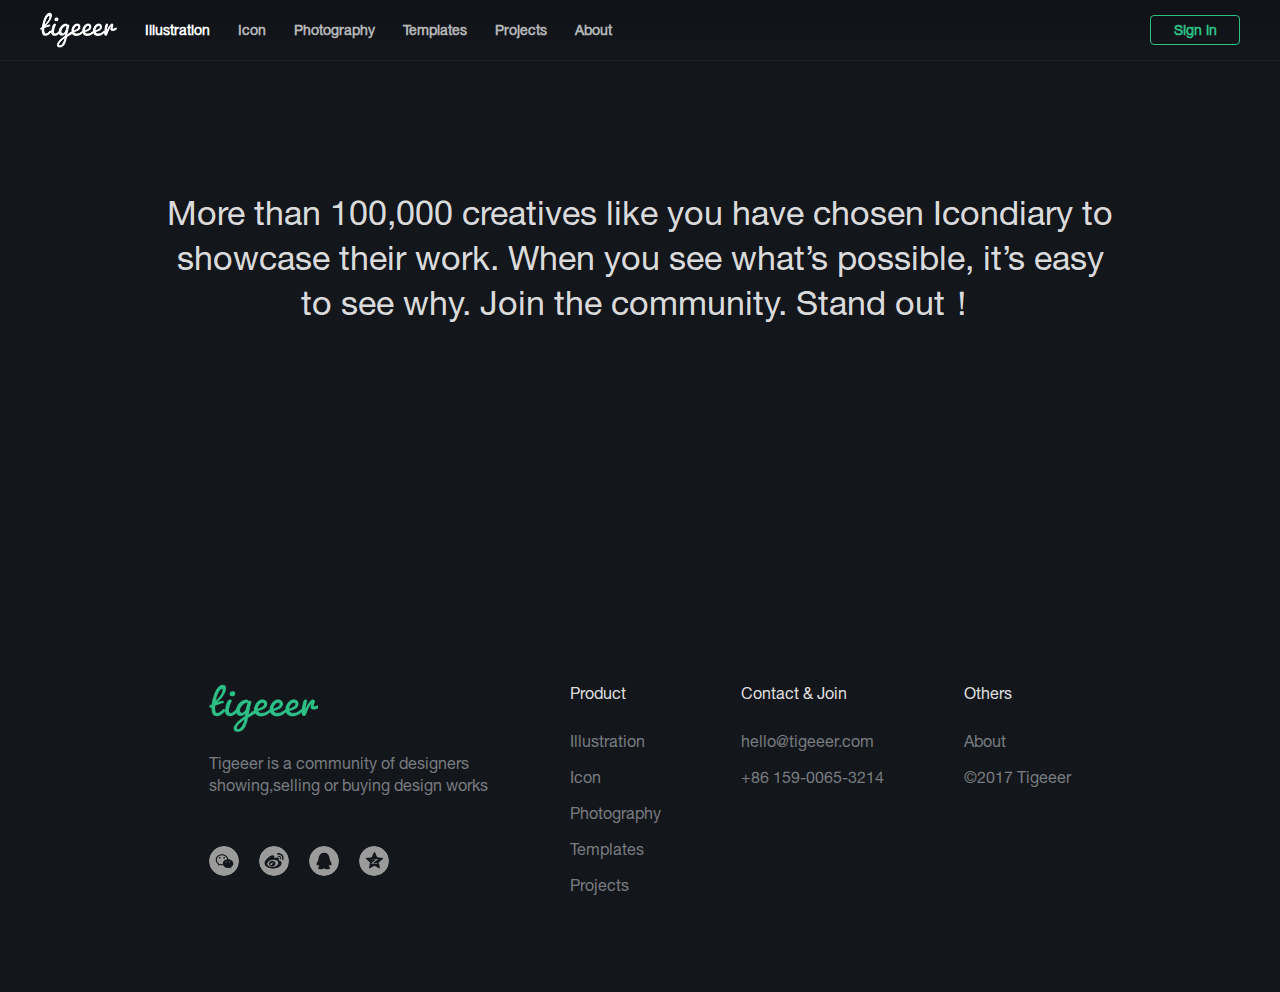
<file: index.html>
<!DOCTYPE HTML><html><head><meta charset=utf-8><meta http-equiv=Content-Type content="text/html;charset=utf-8"><meta http-equiv=X-UA-Compatible content="IE=edge,chrome=1"><meta name=keywords content="图标，设计，图标设计，ui，ui设计，icon，icon design，平面设计，graphic design，"><meta name=description content="Showing,selling and buying design works"><meta name=viewport content="width=device-width,initial-scale=1,maximum-scale=1,user-scalable=0"><link rel="shortcut icon" href="./favicon.ico?crc=4225511874" type=image/x-icon><link rel=bookmark href="./favicon.ico?crc=4225511874" type=image/x-icon><title>Tigeeer · Shop for designers</title><link href=/static/css/app.a404af308069556794abaa8e9bc1c29c.css rel=stylesheet></head><body><div id=app></div><script type=text/javascript src=/static/js/manifest.7781829e876a314c7cb4.js></script><script type=text/javascript src=/static/js/vendor.d16d96cd9a38ed0748de.js></script><script type=text/javascript src=/static/js/app.2ac966e55bf208f5a674.js></script></body></html>
</file>
